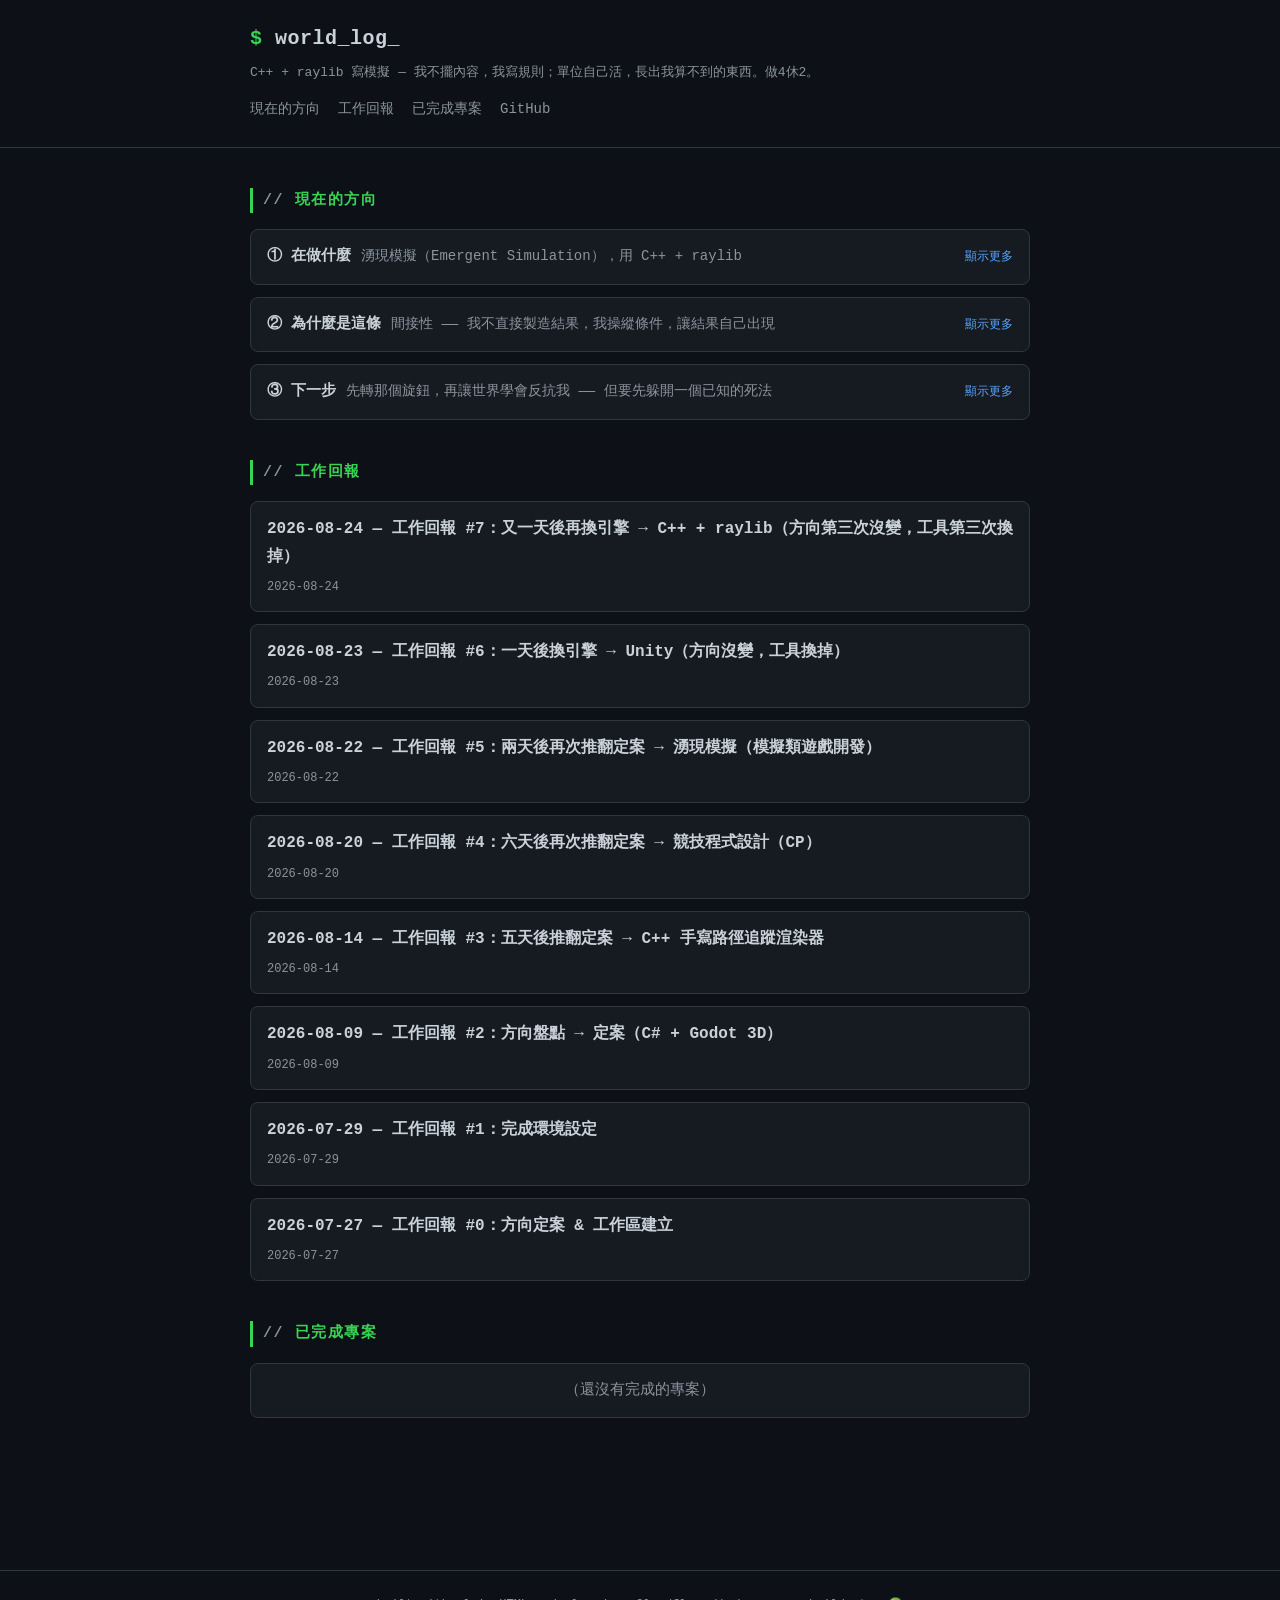
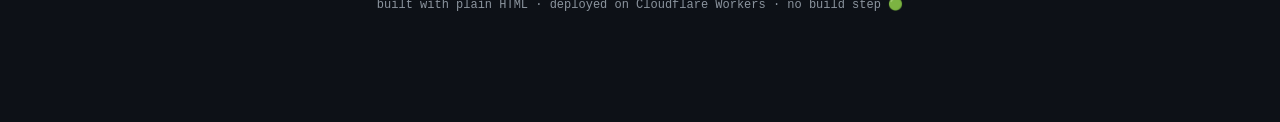
<file: index.html>
<!DOCTYPE html>
<html lang="zh-Hant">
<head>
  <meta charset="utf-8">
  <meta name="viewport" content="width=device-width, initial-scale=1">
  <title>工作回報 · 湧現模擬</title>
  <meta name="description" content="用 C++ + raylib 寫模擬：不擺內容，只寫規則，讓一堆自主單位在規則下自己活，長出算不到的東西。做4休2。">
  <link rel="stylesheet" href="assets/style.css">
</head>
<body>

<header class="site">
  <div class="wrap">
    <a class="brand" href="index.html"><span class="prompt">$</span> world_log<span class="blink">_</span></a>
    <div class="tagline">C++ + raylib 寫模擬 — 我不擺內容，我寫規則；單位自己活，長出我算不到的東西。做4休2。</div>
    <nav class="site">
      <a href="#now">現在的方向</a>
      <a href="#weekly">工作回報</a>
      <a href="#writeups">已完成專案</a>
      <a href="https://github.com/anixwindy" target="_blank" rel="noopener">GitHub</a>
    </nav>
  </div>
</header>

<main class="wrap">

  <section id="now">
    <h2 class="section">現在的方向</h2>
    <ul class="posts">

      <li>
        <details>
          <summary>
            <span class="now-title">① 在做什麼</span>
            <span class="now-lead">湧現模擬（Emergent Simulation），用 C++ + raylib</span>
          </summary>
          <div class="now-body">
            <div class="post-meta">
              <span class="date">2026-08-22 定案 · 08-24 換引擎</span>
              <span class="tag">C++</span>
              <span class="tag">raylib</span>
              <span class="tag">模擬</span>
              <span class="tag">湧現</span>
            </div>
            <ul>
              <li><strong>一句話：我不擺內容，我寫規則</strong> —— 一堆自主單位在規則下自己活，長出我算不到的東西</li>
              <li><strong>第一個系統：蟻群覓食。</strong>300 隻蟲，三條<em>在地</em>規則（每隻蟲只看得到自己周圍 34 px），我唯一能做的事是放食物，<strong>不能命令任何一隻蟲</strong></li>
              <li><strong>結果是蟲道。</strong>沒有任何一行程式碼寫著「形成蟲道」。更意外的是<strong>改道</strong> —— 近的那堆吃完後，蟲群自己把主要路線搬到遠的那堆去，那個決策是費洛蒙衰減造成的，沒有程式碼指揮</li>
              <li><strong>量化過了：</strong>三條規則全開，35 秒運回 569 顆（32.2 顆/秒）；關掉「跟費洛蒙走」那一條剩 204 顆（7.4 顆/秒）。<strong>2.8 倍的效率差來自六行程式碼</strong>，而那六行裡沒有一個字提到「合作」或「最佳化」</li>
              <li><strong>2026-08-24 再換引擎：Unity → C++ + raylib。</strong>方向還是沒變。三個理由：<strong>(1) 語言稅</strong> —— C++ 是我最強的語言（CP 出身），Unity 是 C#（第二強）＋引擎 API 稅，兩份都要付；<strong>(2) 沒有第二個程式</strong> —— 前一天實測踩到 VS 跟 Unity 的 COM 交接爛帳，我的原話是「unity 跟 vs 協作到底是怎樣 沒有用啊」，raylib 從結構上刪掉這個坑：沒有編輯器、沒有場景檔、沒有 <code>.meta</code>、沒有匯入管線；<strong>(3) 立即模式跟湧現模擬同構</strong> —— 我的模擬每幀從狀態陣列重算全世界，這本來就是 immediate mode 的形狀。用保留模式引擎跑它，等於在一個為「一千個有身分的物件」設計的系統上跑「三十萬個沒有身分的數字」，抽象的成本付了，好處一個沒拿到</li>
              <li><strong>環境是零安裝的：</strong>編譯器（MSVC 14.51）和 CMake（4.3.1）都是 Visual Studio 自帶的，沒有為了 raylib 裝任何新軟體。實測數字 —— 第一次設定（含從原始碼編整個 raylib）<strong>約 90 秒</strong>，改一行 <code>.cpp</code> 重建 <strong>3.3 秒</strong>，執行檔 1.9 MB。另外 raylib 可以用 emscripten 編成幾百 KB 的網頁 wasm，<strong>「做完 → 公開」的距離被壓到最短</strong>，這一項是 Unity WebGL（20–50 MB）給不了的</li>
              <li><strong>誠實的但書：這是 15 天內第七次工具決定。</strong>前六次死亡<strong>沒有一次是工具造成的</strong> —— 競技程式設計的翻譯稅是零、工具鏈完美，它撐了兩天。共同點一直是「零間接性」。所以換工具解掉的永遠是「可能的」死因，不是已發生的。<strong>如果這次也在六天內死掉，那不會證明 raylib 不好，它會證明工具從來就不是那個變數</strong></li>
            </ul>
          </div>
        </details>
      </li>

      <li>
        <details>
          <summary>
            <span class="now-title">② 為什麼是這條</span>
            <span class="now-lead">間接性 —— 我不直接製造結果，我操縱條件，讓結果自己出現</span>
          </summary>
          <div class="now-body">
            <ul>
              <li><strong>決定性的一筆資料來自星海爭霸。</strong>我知道快攻和中期換家能上黃金白金，我選擇不拿，用蟲族 macro 待在青銅 N 年 —— 因為 macro 是間接的：顧經濟、注卵，<strong>軍隊自己長出來</strong>。這是所有資料裡唯一一筆「知道有更好的選項、算得出價差、然後選擇不拿」</li>
              <li><strong>它跟另外四個 7–11 年的嗜好是同一句話</strong>（爐石牧師 74%、MOBA 只玩一隻控制英雄、羽球只單打、單車只跑山）。差別在於：前四個只證明我<em>喜歡</em>間接型，星海證明我<strong>寧可輸兩三個段位也要待在間接位</strong></li>
              <li><strong>它同時解釋了四次失敗。</strong>粒子系統（設重力／阻力，世界自己跑）✅ 贏；raytrace（一條光線 → 一個顏色，一對一）❌ 六天；排序視覺化 ❌；競技程式設計（想出解法 → AC，一對一）❌ 兩天。<strong>共同點：後三個都沒有任何東西在自己活</strong></li>
              <li><strong>所以得到一條可以拿來擋掉未來提案的規則：</strong>只要「輸出 = 我輸入的直接函數」，這條線就會死。排任何東西之前先問一句 —— <strong>有沒有東西在自己活？</strong></li>
            </ul>
          </div>
        </details>
      </li>

      <li>
        <details>
          <summary>
            <span class="now-title">③ 下一步</span>
            <span class="now-lead">先轉那個旋鈕，再讓世界學會反抗我 —— 但要先躲開一個已知的死法</span>
          </summary>
          <div class="now-body">
            <ul>
              <li><strong>★ 「一直往下鑽」其實是三種完全不同的東西，其中一種我死過。</strong>換到 C++ 之後最誘人的念頭是「往下鑽」，但那個詞是三個方向：

                <ul>
                  <li><strong>A. 實作層</strong>（spatial hash、SIMD、多執行緒）—— 間接性中等。<strong>只有被模擬逼出來才安全</strong>：「naive O(n²) 跑不動了所以我寫空間分割」可以，「我先寫好之後會用到」不行</li>
                  <li><strong>B. 領域層</strong>（蟲加天敵 → 分工 → 基因 → 演化 → 生態自己長）—— 間接性高。<strong>這是靶心</strong>，粒子系統就贏在這裡</li>
                  <li><strong>C. 底層層</strong>（丟掉 raylib，自己寫 OpenGL / 軟體光柵 / platform layer）—— <strong>間接性零。這就是 raytrace，我在那條線上只活了六天</strong></li>
                </ul>
              </li>
              <li><strong>而 raylib 的文化引力正好指向 C。</strong>它的「no dependencies」信條、周邊的 Handmade Hero 傳統、社群裡大量「我把 raylib 換掉自己寫了 platform layer」的貼文 —— 整套價值觀都在把人往「自己寫底層」拉，<strong>而且它偽裝成「技術深度」，正好餵我的傲氣</strong>。這不是可能性，是重力：不做任何事就會被拉過去。<strong>判準記下來：每次想往下鑽，先問「這是模擬逼我的，還是我想看底層」。後者就停</strong></li>
              <li><strong>先把蟻群用 raylib 重寫一遍，當對照實驗。</strong>規則已經懂了，成本只有幾小時，會拿到三個答案：實際冷啟動幾秒（唯一該拿來評估工具的指標，實測不是猜）、沒有 Inspector 滑桿之後調參數變好還變壞、<strong>以及有沒有一次想「我來自己寫個視窗層」—— 那是上面那條重力的測試</strong>。這次重寫<strong>不算</strong>進 <code>E10</code>，那一格已經被蟲道填了</li>
              <li><strong>轉 <code>Decay</code>（費洛蒙衰減率）。</strong>太小 → 蟲道永遠不消失，食物早就吃完了蟲還在跑舊路；太大 → 蟲道還沒成形就沒了。<strong>它就是「探索 vs 利用」的旋鈕</strong>，那個甜點要用眼睛找</li>
              <li><strong>然後加天敵。</strong>五隻蜘蛛、兩條規則。預期會看到蜘蛛<em>自己</em>沿著蟲道巡邏 —— 不是因為有人寫「沿蟲道巡邏」，而是因為蟲道上蟲最多</li>
              <li><strong>而那是一場提前小考。</strong>這條路真正的生死關在第三年：<strong>怎麼造一個我控制不住的世界</strong>。我在星海當上帝爽，是因為對手不受我控制；自己寫的模擬沒有對手，跑三次就看穿了 —— 這就是 Factorio 要有蟲族、RimWorld 要有 story teller、Dwarf Fortress 座右銘是 "Losing is Fun" 的原因</li>
              <li><strong>帶一個儀表板上路：</strong><code>E10</code> = 每做完 10 個系統，有幾個「跑出我沒預期的東西」。<strong>連續三個「無」就是紅色警報</strong>，代表我已經能預測自己的系統了</li>
              <li><strong>誠實的但書：</strong>到今天為止六次定案、七次工具決定，平均壽命約 6 天，而且<strong>每一次都伴隨一份規劃文件、一套架好的環境</strong>。所以真正的證據不是文件寫了幾份、環境架得多漂亮，<strong>是筆記裡「意外」那一欄有沒有累積</strong>。今天的產出是一個能編譯的空專案 —— 那不是進度，那是進度感</li>
            </ul>
          </div>
        </details>
      </li>

    </ul>
  </section>

  <section id="weekly">
    <h2 class="section">工作回報</h2>
    <ul class="posts" id="weekly-list">
      <li class="status">載入中…</li>
    </ul>
  </section>

  <section id="writeups">
    <h2 class="section">已完成專案</h2>
    <ul class="posts" id="writeup-list">
      <li class="status">載入中…</li>
    </ul>
  </section>

</main>

<footer class="site">
  <div class="wrap">built with plain HTML · deployed on Cloudflare Workers · no build step 🟢</div>
</footer>

<script src="assets/app.js"></script>
</body>
</html>
</file>
<file: assets/style.css>
/* ---- 主題變數 ---- */
:root {
  --bg:        #0d1117;
  --bg-soft:   #161b22;
  --border:    #30363d;
  --fg:        #c9d1d9;
  --fg-dim:    #8b949e;
  --accent:    #39d353;   /* 終端綠 */
  --accent-2:  #58a6ff;   /* 連結藍 */
  --danger:    #f85149;
  --mono: ui-monospace, "Cascadia Code", "JetBrains Mono", "Consolas", monospace;
}

* { box-sizing: border-box; }

html { scroll-behavior: smooth; }

body {
  margin: 0;
  background: var(--bg);
  color: var(--fg);
  font-family: var(--mono);
  line-height: 1.7;
  font-size: 15px;
  -webkit-font-smoothing: antialiased;
}

.wrap {
  max-width: 820px;
  margin: 0 auto;
  padding: 0 20px 80px;
}

/* ---- 頁首 ---- */
header.site {
  border-bottom: 1px solid var(--border);
  margin-bottom: 32px;
  padding: 22px 0;
}
header.site .wrap { padding-bottom: 0; }
.brand {
  font-size: 20px;
  font-weight: 700;
  color: var(--fg);
  text-decoration: none;
  letter-spacing: .5px;
}
.brand .prompt { color: var(--accent); }
.tagline { color: var(--fg-dim); font-size: 13px; margin-top: 6px; }
nav.site { margin-top: 14px; display: flex; gap: 18px; flex-wrap: wrap; }
nav.site a {
  color: var(--fg-dim);
  text-decoration: none;
  font-size: 14px;
  padding-bottom: 2px;
  border-bottom: 1px solid transparent;
}
nav.site a:hover { color: var(--accent); border-bottom-color: var(--accent); }

/* ---- 區塊標題 ---- */
h2.section {
  color: var(--accent);
  font-size: 15px;
  text-transform: uppercase;
  letter-spacing: 1.5px;
  border-left: 3px solid var(--accent);
  padding-left: 10px;
  margin: 40px 0 16px;
}
h2.section::before { content: "// "; color: var(--fg-dim); }

/* ---- 文章清單 ---- */
ul.posts { list-style: none; padding: 0; margin: 0; }
ul.posts li {
  border: 1px solid var(--border);
  border-radius: 8px;
  background: var(--bg-soft);
  padding: 14px 16px;
  margin-bottom: 12px;
  transition: border-color .15s, transform .1s;
}
ul.posts li:hover { border-color: var(--accent-2); transform: translateX(3px); }
ul.posts a { color: var(--fg); text-decoration: none; font-weight: 600; font-size: 16px; }
ul.posts a:hover { color: var(--accent-2); }
.post-meta { color: var(--fg-dim); font-size: 12px; margin-top: 6px; display: flex; gap: 10px; flex-wrap: wrap; }
.tag {
  background: rgba(57,211,83,.12);
  color: var(--accent);
  border: 1px solid rgba(57,211,83,.3);
  border-radius: 4px;
  padding: 1px 7px;
  font-size: 11px;
}
.date { font-variant-numeric: tabular-nums; }

/* ---- 文章內文（markdown 渲染後） ---- */
article.post h1 { font-size: 26px; color: var(--fg); border-bottom: 1px solid var(--border); padding-bottom: 10px; }
article.post h2 { font-size: 20px; color: var(--accent); margin-top: 34px; }
article.post h3 { font-size: 16px; color: var(--accent-2); }
article.post a { color: var(--accent-2); }
article.post p, article.post li { color: var(--fg); }
article.post code {
  background: var(--bg-soft);
  border: 1px solid var(--border);
  border-radius: 4px;
  padding: 1px 6px;
  font-size: 13px;
}
article.post pre {
  background: #010409;
  border: 1px solid var(--border);
  border-radius: 8px;
  padding: 16px;
  overflow-x: auto;
}
article.post pre code { background: none; border: none; padding: 0; font-size: 13px; line-height: 1.6; }
article.post blockquote {
  border-left: 3px solid var(--fg-dim);
  margin: 16px 0;
  padding: 4px 16px;
  color: var(--fg-dim);
  background: var(--bg-soft);
  border-radius: 0 6px 6px 0;
}
article.post table { border-collapse: collapse; width: 100%; margin: 16px 0; font-size: 14px; }
article.post th, article.post td { border: 1px solid var(--border); padding: 8px 12px; text-align: left; }
article.post th { background: var(--bg-soft); color: var(--accent); }
article.post hr { border: none; border-top: 1px solid var(--border); margin: 32px 0; }
article.post img { max-width: 100%; border-radius: 6px; }

.back { display: inline-block; margin-bottom: 24px; color: var(--fg-dim); text-decoration: none; font-size: 14px; }
.back:hover { color: var(--accent); }

/* ---- 載入 / 錯誤狀態 ---- */
.status { color: var(--fg-dim); padding: 40px 0; text-align: center; }
.status.error { color: var(--danger); }

/* ---- 現在的方向（收合，用原生 details，零 JS） ---- */
#now summary {
  list-style: none;                 /* 拿掉瀏覽器預設三角形 */
  cursor: pointer;
  display: flex;
  align-items: baseline;
  gap: 10px;
  flex-wrap: wrap;
}
#now summary::-webkit-details-marker { display: none; }
#now summary::after {
  content: "顯示更多";
  margin-left: auto;
  color: var(--accent-2);
  font-size: 12px;
  white-space: nowrap;
}
#now details[open] summary::after { content: "收合"; }

.now-title { color: var(--fg); font-weight: 700; font-size: 15px; white-space: nowrap; }
.now-lead  { color: var(--fg-dim); font-size: 14px; }

.now-body { color: var(--fg-dim); font-size: 14px; margin-top: 12px; }
.now-body ul { margin: 8px 0 0; padding-left: 18px; }
.now-body li { margin-bottom: 5px; }
.now-body .post-meta { margin: 0 0 4px; }
.now-body code {
  background: var(--bg); border: 1px solid var(--border);
  border-radius: 4px; padding: 1px 5px; font-size: 12px; color: var(--accent);
}

/* ---- 頁尾 ---- */
footer.site { border-top: 1px solid var(--border); margin-top: 60px; padding: 24px 0; color: var(--fg-dim); font-size: 12px; text-align: center; }

.blink { animation: blink 1.1s step-end infinite; }
@keyframes blink { 50% { opacity: 0; } }
</file>
